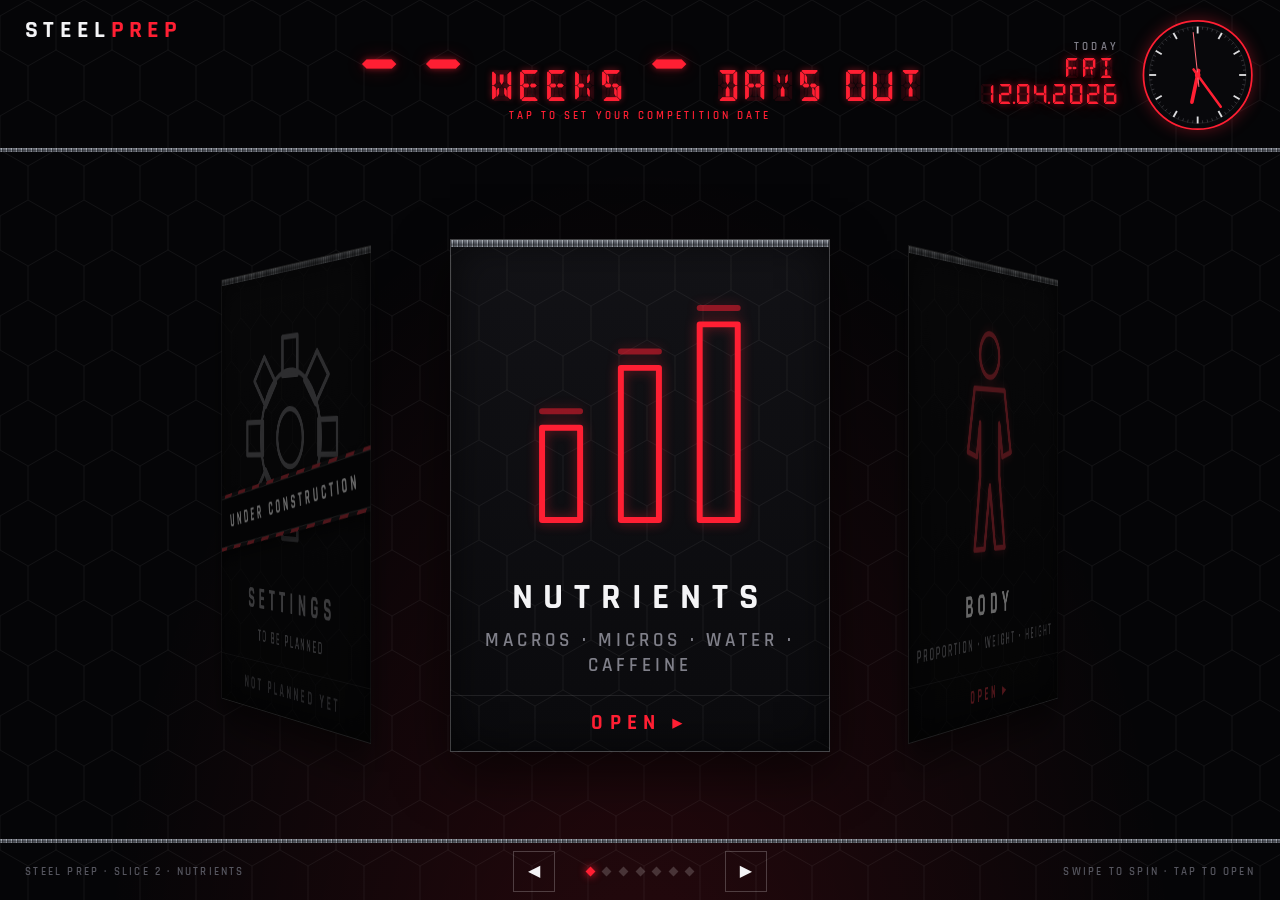
<file: index.html>
<!DOCTYPE html>
<html lang="en">
<head>
<meta charset="utf-8">
<meta name="viewport" content="width=device-width, initial-scale=1">
<title>Steel Prep</title>
<link rel="stylesheet" href="css/lcd-fonts.css">
<link rel="stylesheet" href="css/app.css">
</head>
<body>
<div id="orient">LANDSCAPE LAYOUT IS THE TARGET — ROTATE OR OPEN FULL SCREEN</div>

<!-- ============================ MENU ============================ -->
<section id="screen-menu" class="screen active">
  <div class="menu-top">
    <div class="brand"><div class="mark">STEEL<b>PREP</b></div></div>
    <div class="cd-wrap">
      <div class="cd" id="cd" title="Tap to set the competition date"></div>
      <div class="cd-sub" id="cdSub"></div>
      <input type="date" id="cdDate">
    </div>
    <div class="clockside">
      <div class="datebox"><div class="lbl">TODAY</div><div id="dateLcd"></div></div>
      <svg class="clock" id="clock" viewBox="0 0 100 100"></svg>
    </div>
  </div>
  <div class="stage" id="stage">
    <div class="drum" id="drum"></div>
  </div>
  <div class="bar menu-bottom">
    <span class="ver">STEEL PREP · SLICE 2 · NUTRIENTS</span>
    <button class="arrow" id="prev" aria-label="previous">◀</button>
    <div class="dots" id="dots"></div>
    <button class="arrow" id="next" aria-label="next">▶</button>
    <span class="hint">SWIPE TO SPIN · TAP TO OPEN</span>
  </div>
</section>

<!-- ============================ NUTRIENTS ============================ -->
<section id="screen-nutrients" class="screen">
  <header class="bar n-head">
    <button class="back" data-go="menu">◀ MENU</button>
    <div class="brand"><div class="mark">STEEL<b>PREP</b></div><div class="tab">/ NUTRIENTS</div></div>
    <div class="daynav">
      <button class="arrow sm" id="dayPrev" aria-label="previous day">◀</button>
      <div class="daylcd" id="dayLcd" title="Tap to pick a day"></div>
      <button class="arrow sm" id="dayNext" aria-label="next day">▶</button>
      <button class="btn sm" id="dayToday" hidden>TODAY</button>
      <input type="date" id="dayPick">
    </div>
    <div class="daystate" id="dayState"></div>
  </header>
  <main id="bars"></main>
  <aside id="daylog">
    <div class="log-head"><span>DAY LOG</span><span id="logSum"></span></div>
    <div class="log-list" id="logList"></div>
  </aside>
  <footer class="bar n-foot">
    <button class="btn primary" id="logFoodBtn">+ LOG FOOD</button>
    <button class="btn" id="waterBtn">WATER</button>
    <button class="btn" id="caffeineBtn">CAFFEINE</button>
    <span class="hint" style="margin-left:auto">TAP A LOG ROW TO EDIT IT</span>
    <button class="btn" id="targetsBtn">TARGETS</button>
  </footer>
</section>

<!-- ============================ WORKOUTS ============================ -->
<section id="screen-workouts" class="screen">
  <header class="bar n-head">
    <button class="back" data-go="menu">◀ MENU</button>
    <div class="brand"><div class="mark">STEEL<b>PREP</b></div><div class="tab">/ WORKOUTS</div></div>
    <div class="seg wk-tabs" id="wkTabs"><button class="on" data-tab="split">SPLIT</button><button data-tab="form">FORM TRACKING</button></div>
    <div class="daynav" id="wkNav">
      <button class="arrow sm" id="wkPrev" aria-label="previous week">◀</button>
      <div class="daylcd" id="wkLcd" title="Week shown"></div>
      <button class="arrow sm" id="wkNext" aria-label="next week">▶</button>
      <button class="btn sm" id="wkThis" hidden>THIS WEEK</button>
    </div>
  </header>
  <div class="wk-pane" id="wkSplit">
    <div class="deck-row">
      <button class="arrow sm" id="deckPrev" aria-label="previous split">◀</button>
      <div class="deck" id="deck"></div>
      <button class="arrow sm" id="deckNext" aria-label="next split">▶</button>
      <div class="deck-hint">THE FRONT CARD IS YOUR ACTIVE SPLIT<br>TAP IT TO FLIP · SWIPE OR USE THE ARROWS FOR THE NEXT ONE<br>THE PLAN BELOW REPEATS EVERY WEEK</div>
    </div>
    <div class="week" id="week"></div>
  </div>
  <div class="wk-pane uc-pane" id="wkForm" hidden>
    <div class="uc-sign still"><div>UNDER CONSTRUCTION</div></div>
    <div class="note">FORM TRACKING · TO BE PLANNED</div>
  </div>
</section>

<!-- ============================ BODY ============================ -->
<section id="screen-body" class="screen">
  <header class="bar">
    <button class="back" data-go="menu">◀ MENU</button>
    <div class="brand"><div class="mark">STEEL<b>PREP</b></div><div class="tab">/ BODY</div></div>
    <div class="topcenter">
      <div class="toplcd"><div class="lbl">BMI</div><div class="lcd xl" id="bmi"><span class="ghost">88.8</span><span class="val">26.1</span></div></div>
      <div class="toplcd"><div class="lbl">BMR<small>KATCH-McARDLE</small></div><div class="lcd xl" id="bmr"><span class="ghost">8888</span><span class="val">1891</span></div><span class="unit">KCAL</span></div>
    </div>
    <div class="stamp" id="stamp"></div>
  </header>

  <aside id="stats">
    <div class="readout"><div class="lbl">GENDER</div><div class="row"><div class="lcd l l14"><span class="ghost">~</span><span class="val">M</span></div><span class="unit">MALE</span></div></div>
    <div class="readout"><div class="lbl">HEIGHT</div><div class="row"><div class="lcd l"><span class="ghost">8</span><span class="val">5</span></div><span class="unit">FT</span><div class="lcd l"><span class="ghost">88</span><span class="val">11</span></div><span class="unit">IN</span></div></div>
    <div class="readout"><div class="lbl">BODY FAT</div><div class="row"><div class="lcd l"><span class="ghost">88.8</span><span class="val">19.4</span></div><span class="unit">%</span></div><div class="sub">INBODY <b>10.09.2026</b></div></div>
    <div class="readout"><div class="lbl">MUSCLE MASS</div>
      <div class="row"><div class="lcd m"><span class="ghost">888.8</span><span class="val">&nbsp;87.7</span></div><span class="unit">LB SMM</span></div>
      <div class="row"><div class="lcd m"><span class="ghost">888.8</span><span class="val">155.2</span></div><span class="unit">LB FFM</span></div>
    </div>
    <div class="readout"><div class="lbl">WEIGHT</div><div class="row"><div class="lcd l"><span class="ghost">888.8</span><span class="val">187.0</span></div><span class="unit">LB</span></div><div class="sub">7-DAY AVG <b>188.2</b> · <b>10.26.2026</b></div></div>
  </aside>

  <main id="viewport">
    <canvas id="gl"></canvas>
    <svg class="rings" id="rings" viewBox="0 0 100 100"></svg>
    <div class="scan"></div>
    <div class="corner tl"></div><div class="corner tr"></div><div class="corner bl"></div><div class="corner br"></div>
    <div class="hudtxt tl" id="hudSrc"></div>
    <div class="hudtxt tr" id="modelInfo">MODEL · <b>LOADING</b><br>Z-ANATOMY · <i>CC BY-SA 4.0</i></div>
    <div class="hudtxt bl">ROT <b id="rot">000°</b><br>SPIN <b id="spinlbl">ON</b></div>
    <div class="hudtxt br">POSE · <b id="poselbl">A-POSE</b><br>LOOK · <b id="looklbl">HOLO</b></div>
  </main>

  <aside id="editor">
    <div class="ed-head">
      <div class="ed-title">PROPORTION <span>INCHES</span></div>
      <div class="segs">
        <div class="seg" id="setSeg"><button class="on" data-set="relaxed">RELAXED</button><button data-set="flexed">FLEXED</button></div>
        <div class="seg" id="modeSeg"><button class="on" data-mode="tape">TAPE</button><button data-mode="muscle">MUSCLE</button></div>
      </div>
    </div>
    <div class="ed-list" id="list"></div>
  </aside>

  <footer class="bar">
    <div class="ctl"><span class="lbl">POSE</span><div class="seg" id="poseSeg"><button class="on" data-pose="A">A-POSE</button><button data-pose="T">T-POSE</button></div></div>
    <div class="ctl"><span class="lbl">LOOK</span><div class="seg" id="lookSeg"><button class="on" data-look="holo">HOLO</button><button data-look="solid">SOLID</button></div></div>
    <div class="ctl"><span class="lbl">SPIN</span><div class="seg" id="spinSeg"><button class="on" data-spin="1">ON</button><button data-spin="0">OFF</button></div></div>
    <span class="hint" style="margin-left:auto">DRAG MODEL TO ROTATE</span>
    <button class="btn" id="photosBtn">PHOTOS</button>
    <button class="btn" id="histBtn">HISTORY</button>
    <button class="btn primary" id="saveBtn">SAVE MEASUREMENTS</button>
  </footer>
</section>

<div class="drawer" id="histDrawer">
  <h3>MEASUREMENT HISTORY <button data-close="histDrawer">CLOSE ✕</button></h3>
  <div id="hist"></div>
  <div class="note">EVERY SAVE IS KEPT AS A DATED VERSION. TAP ONE TO VIEW IT ON THE MODEL (BUILD STEP).</div>
</div>
<div class="drawer" id="photoDrawer">
  <h3>PROGRESS PHOTOS · TODAY <button data-close="photoDrawer">CLOSE ✕</button></h3>
  <div class="slots">
    <label class="slot"><span class="pose">FRONT</span><span class="plus">+</span><input type="file" accept="image/*" capture="environment"></label>
    <label class="slot"><span class="pose">SIDE</span><span class="plus">+</span><input type="file" accept="image/*" capture="environment"></label>
    <label class="slot"><span class="pose">BACK</span><span class="plus">+</span><input type="file" accept="image/*" capture="environment"></label>
  </div>
  <div class="note">EACH PHOTO IS STAMPED WITH POSE + DATE + TIME. THIS PREVIEW SHOWS THE PICKED IMAGE BUT DOES NOT STORE IT.</div>
</div>
<!-- ============================ NUTRIENTS SHEETS — panels that slide over the screen ============================ -->
<div id="scrim"></div>
<div class="sheet" id="catalogSheet">
  <div class="sheet-head"><h3>FOOD CATALOG <span id="catalogCount"></span></h3><button data-close="catalogSheet">CLOSE ✕</button></div>
  <div class="sheet-tools">
    <input class="field" id="foodSearch" type="search" placeholder="SEARCH BY NAME OR BRAND" autocomplete="off">
    <input class="field num" id="barcodeBox" inputmode="numeric" placeholder="BARCODE #" autocomplete="off">
    <button class="btn" id="barcodeGo">FIND</button>
    <button class="btn" id="newFoodBtn">+ NEW FOOD</button>
  </div>
  <div class="sheet-body" id="foodList"></div>
</div>

<div class="sheet compact" id="amountSheet">
  <div class="sheet-head"><h3 id="amountTitle">LOG</h3><button data-close="amountSheet">CLOSE ✕</button></div>
  <div class="sheet-body">
    <div class="amount-row">
      <input class="field num big" id="amountIn" type="number" inputmode="decimal" min="0" step="any">
      <div class="seg" id="unitSeg"></div>
    </div>
    <div class="preview" id="amountPreview"></div>
  </div>
  <div class="sheet-actions">
    <button class="btn danger" id="amountDelete" hidden>DELETE</button>
    <button class="btn primary" id="amountSave">ADD TO LOG</button>
  </div>
</div>

<div class="sheet" id="foodSheet">
  <div class="sheet-head"><h3 id="foodTitle">NEW FOOD</h3><button data-close="foodSheet">CLOSE ✕</button></div>
  <div class="sheet-body" id="foodForm"></div>
  <div class="sheet-actions">
    <button class="btn danger" id="fDelete" hidden>DELETE FOOD</button>
    <button class="btn primary" id="fSave">SAVE FOOD</button>
  </div>
</div>

<div class="sheet" id="targetsSheet">
  <div class="sheet-head"><h3>TARGETS <span>TOO HIGH TURNS RED AT ONCE · TOO LITTLE ONLY AFTER THE DAY ENDS · BLANK = NO LINE</span></h3><button data-close="targetsSheet">CLOSE ✕</button></div>
  <div class="sheet-body" id="targetsList"></div>
  <div class="sheet-actions">
    <button class="btn" id="targetsReset" style="margin-right:auto">RESET TO DEFAULTS</button>
    <button class="btn primary" id="targetsSave">SAVE TARGETS</button>
  </div>
</div>

<div class="sheet compact" id="waterSheet">
  <div class="sheet-head"><h3>WATER <span>FLUID OUNCES</span></h3><button data-close="waterSheet">CLOSE ✕</button></div>
  <div class="sheet-body">
    <div class="quick" id="waterQuick"><button class="btn" data-oz="8">8 OZ</button><button class="btn" data-oz="16">16 OZ</button><button class="btn" data-oz="32">32 OZ</button></div>
    <div class="amount-row"><input class="field num" id="waterCustom" type="number" inputmode="decimal" min="0" step="any" placeholder="CUSTOM OZ"><button class="btn primary" id="waterAdd">ADD</button></div>
  </div>
</div>

<!-- Workouts: one day of the planner -->
<div class="sheet" id="daySheet">
  <div class="sheet-head"><h3 id="dayTitle">DAY</h3><button data-close="daySheet">CLOSE ✕</button></div>
  <div class="sheet-body day-body">
    <div class="day-moves">
      <div class="ngrp"><span>MOVEMENTS</span><em id="dayMode"></em></div>
      <div id="dayMoves"></div>
    </div>
    <div class="day-notes">
      <div class="ngrp"><span>NOTES</span><em>ONE LINE PER ROW</em></div>
      <div id="dayNotes"></div>
      <button class="btn sm" id="dayAddNote">+ ADD NOTE</button>
    </div>
  </div>
  <div class="sheet-actions">
    <button class="btn danger" id="dayUnmark" hidden>UNMARK COMPLETED</button>
    <button class="btn" id="dayStart" hidden>START WORKOUT</button>
    <button class="btn primary" id="dayComplete" hidden>MARK COMPLETED</button>
  </div>
</div>
<div class="ask" id="ask"><div class="ask-box"><div class="ask-q" id="askQ"></div><div class="ask-btns"><button class="btn" id="askNo">NO</button><button class="btn primary" id="askYes">YES</button></div></div></div>

<div class="sheet compact" id="caffeineSheet">
  <div class="sheet-head"><h3>CAFFEINE <span>MAX 200 MG · NONE AFTER 1 PM</span></h3><button data-close="caffeineSheet">CLOSE ✕</button></div>
  <div class="sheet-body">
    <div class="quick" id="caffeineQuick"></div>
    <button class="btn sm" id="sourcesEdit">EDIT SOURCES</button>
    <div id="sourcesList" hidden></div>
  </div>
</div>

<div id="toast"></div>

<script type="module" src="js/app.js"></script>
</body>
</html>
</file>
<file: css/lcd-fonts.css>
/* LCD fonts (DSEG by Keshikan, SIL Open Font License) embedded as data so nothing else is needed */
@font-face{font-family:'DSEG7';src:url([data-uri]) format('woff2');font-weight:700;font-display:block}
@font-face{font-family:'DSEG14';src:url([data-uri]) format('woff2');font-weight:700;font-display:block}
</file>
<file: css/app.css>
/* ============================================================
   STEEL PREP — styles for every screen
   Three screens (MENU, NUTRIENTS, BODY) are <section class="screen">
   blocks that are shown/hidden; nothing ever reloads. Sizes scale with
   screen height so a 400-px-tall phone in landscape and a PC both fit.
   ============================================================ */

/* UI font: Rajdhani (SIL Open Font License), shipped in /fonts so the app needs no internet for it */
@font-face{font-family:'Rajdhani';src:url(../fonts/rajdhani-latin-500-normal.woff2) format('woff2');font-weight:500;font-display:swap}
@font-face{font-family:'Rajdhani';src:url(../fonts/rajdhani-latin-600-normal.woff2) format('woff2');font-weight:600;font-display:swap}
@font-face{font-family:'Rajdhani';src:url(../fonts/rajdhani-latin-700-normal.woff2) format('woff2');font-weight:700;font-display:swap}

:root{
  --bg:#050507;
  --panel:#09090c;
  --line:rgba(255,255,255,.09);
  --line-strong:rgba(255,255,255,.22);
  --red:#ff1f33;
  --red-soft:rgba(255,31,51,.55);
  --red-dim:rgba(255,31,51,.18);
  --white:#f4f4f6;
  --dim:#80808a;
  --steel-a:#5c6069; --steel-b:#9aa0a8; --steel-c:#3a3d44;
  --ui:'Rajdhani','Segoe UI',system-ui,sans-serif;
  --lcd:'DSEG7',monospace;
  --lcd14:'DSEG14',monospace;
  /* everything scales with screen height so a phone in landscape (~400px tall) and a PC both fit */
  --bar-h:clamp(38px,8.5vh,58px);
  --lcd-xxl:clamp(26px,9vh,74px);
  --lcd-xl:clamp(17px,4.6vh,38px);
  --lcd-l:clamp(14px,3.9vh,30px);
  --lcd-m:clamp(11px,2.9vh,20px);
  --lcd-s:clamp(10px,2.4vh,15px);
  --t-xl:clamp(14px,3.4vh,24px);
  --t-l:clamp(11px,2.4vh,16px);
  --t-m:clamp(9px,2.0vh,13px);
  --t-s:clamp(8px,1.7vh,11px);
  --pad:clamp(6px,1.4vh,14px);
  --nbar-h:clamp(20px,5.4vh,34px);
  /* brushed steel: fine vertical streaks + a vertical sheen; the dark version is the nutrient bar track */
  --steel-grad:linear-gradient(180deg,rgba(255,255,255,.22),rgba(255,255,255,0) 35%,rgba(0,0,0,.35) 70%,rgba(255,255,255,.08)),repeating-linear-gradient(90deg,var(--steel-a) 0 1px,var(--steel-b) 1px 2px,var(--steel-c) 2px 3px,var(--steel-a) 3px 5px);
  --steel-dark:linear-gradient(180deg,rgba(0,0,0,.6),rgba(0,0,0,.2) 45%,rgba(0,0,0,.65)),repeating-linear-gradient(90deg,#2b2d33 0 1px,#3d4047 1px 2px,#1d1f23 2px 3px,#2b2d33 3px 5px);
  /* hex-cell backdrop, drawn as a tiny repeating SVG tile */
  --hex:url("data:image/svg+xml,%3Csvg xmlns='http://www.w3.org/2000/svg' width='56' height='100' viewBox='0 0 56 100'%3E%3Cpath d='M28 66L0 50L0 16L28 0L56 16L56 50ZM28 66L28 100' fill='none' stroke='rgba(255,255,255,0.055)' stroke-width='1'/%3E%3C/svg%3E");
}
*{box-sizing:border-box;margin:0;padding:0}
[hidden]{display:none!important}   /* an element's hidden attribute wins over any display rule above */
html,body{height:100%;background:var(--bg);color:var(--white);font-family:var(--ui);overflow:hidden;-webkit-user-select:none;user-select:none;-webkit-tap-highlight-color:transparent}
button{font-family:var(--ui)}

.screen{position:fixed;inset:0;display:none}
.screen.active{display:block}

/* ---------- shared LCD readout ---------- */
.lcd{position:relative;display:inline-block;font-family:var(--lcd);font-weight:700;color:var(--red);line-height:1;text-shadow:0 0 6px rgba(255,31,51,.55),0 0 18px rgba(255,31,51,.25);letter-spacing:.06em;white-space:nowrap}
.lcd .ghost{position:absolute;left:0;top:0;color:rgba(255,31,51,.11);text-shadow:none;pointer-events:none}
.lcd .val{position:relative}
.lcd.l14{font-family:var(--lcd14)}
.lcd.xxl{font-size:var(--lcd-xxl)}
.lcd.xl{font-size:var(--lcd-xl)}
.lcd.l{font-size:var(--lcd-l)}
.lcd.m{font-size:var(--lcd-m)}
.lcd.s{font-size:var(--lcd-s)}
.unit{font-family:var(--ui);font-weight:600;font-size:var(--t-s);letter-spacing:.2em;color:var(--dim);margin-left:.35em}

/* ---------- shared bars/buttons ---------- */
.bar{display:flex;align-items:center;gap:var(--pad);padding:0 var(--pad);height:var(--bar-h)}
.brand{display:flex;align-items:baseline;gap:.5em;white-space:nowrap}
.brand .mark{font-weight:700;letter-spacing:.22em;font-size:var(--t-l);color:var(--white)}
.brand .mark b{color:var(--red)}
.brand .tab{font-weight:600;letter-spacing:.3em;font-size:var(--t-s);color:var(--dim)}
.back{font-size:var(--t-m);letter-spacing:.15em;color:var(--dim);border:1px solid var(--line);padding:.25em .6em;cursor:pointer;background:none;white-space:nowrap}
.back:hover{color:var(--white);border-color:var(--line-strong)}
.btn{background:transparent;border:1px solid var(--line-strong);color:var(--white);font:700 var(--t-s) var(--ui);letter-spacing:.25em;padding:.5em 1em;cursor:pointer;white-space:nowrap}
.btn:hover{border-color:var(--white)}
.btn.primary{background:var(--red);border-color:var(--red);color:#0a0a0c;box-shadow:0 0 18px rgba(255,31,51,.35)}
.btn.primary:hover{background:#ff3a4c}
.seg{display:flex;border:1px solid var(--line-strong)}
.seg button{flex:1;background:transparent;border:0;color:var(--dim);font:600 var(--t-s) var(--ui);letter-spacing:.22em;padding:.45em .5em;cursor:pointer;white-space:nowrap}
.seg button.on{background:var(--red);color:#0a0a0c}
.ctl{display:flex;align-items:center;gap:.6em}
.ctl .lbl{font-size:var(--t-s);letter-spacing:.25em;color:var(--dim);font-weight:600}
.hint{font-size:var(--t-s);letter-spacing:.2em;color:#55555e;font-weight:600;white-space:nowrap}

/* brushed steel rail: fine vertical streaks + a vertical sheen */
.steel{background:var(--steel-grad)}

/* ============================================================
   MENU SCREEN
   ============================================================ */
#screen-menu{display:none;grid-template-rows:auto 1fr var(--bar-h);background:var(--hex),radial-gradient(ellipse at 50% 120%,rgba(255,31,51,.14),transparent 60%),var(--bg)}
#screen-menu.active{display:grid}
.menu-top{display:grid;grid-template-columns:1fr auto 1fr;align-items:center;padding:calc(var(--pad)*1.2) calc(var(--pad)*2) var(--pad);border-bottom:1px solid var(--line);position:relative}
.menu-top:after,.menu-bottom:before{content:"";position:absolute;left:0;right:0;height:4px;background:var(--steel-grad)}
.menu-top:after{bottom:-4px}
.menu-bottom:before{top:-4px}
.rail{height:4px;width:100%}
.menu-top .brand{align-self:start}
.menu-top .brand .mark{font-size:var(--t-xl)}
.cd{display:flex;align-items:baseline;gap:.35em;cursor:pointer;justify-content:center;flex-wrap:nowrap}
.cd .lcdw{font-family:var(--lcd14);font-weight:700;color:var(--red);font-size:calc(var(--lcd-xxl)*.42);position:relative;text-shadow:0 0 6px rgba(255,31,51,.5);margin:0 .2em;letter-spacing:.08em}
.cd .lcdw .ghost{position:absolute;left:0;top:0;color:rgba(255,31,51,.11);text-shadow:none}
.cd .lcdw .val{position:relative}
.cd-sub{text-align:center;font-size:var(--t-s);letter-spacing:.28em;color:var(--dim);font-weight:600;margin-top:.5em}
.cd-sub b{color:var(--white);font-weight:600}
.cd-sub i{font-style:normal;color:var(--red)}
.cd-wrap{text-align:center}
.cd-wrap input[type=date]{position:absolute;opacity:0;pointer-events:none;width:1px;height:1px}
.clockside{display:flex;align-items:center;justify-content:flex-end;gap:calc(var(--pad)*1.6)}
.datebox{text-align:right}
.datebox .lbl{font-size:var(--t-s);letter-spacing:.3em;color:var(--dim);font-weight:600;margin-bottom:.3em}
.clock{width:clamp(54px,15vh,120px);height:clamp(54px,15vh,120px);filter:drop-shadow(0 0 8px rgba(255,31,51,.35))}

.stage{position:relative;perspective:1500px;perspective-origin:50% 45%;overflow:hidden;touch-action:pan-y;cursor:grab}
.stage.dragging{cursor:grabbing}
.drum{position:absolute;left:50%;top:50%;width:0;height:0;transform-style:preserve-3d;transform:rotateY(var(--rot,0deg));transition:transform .45s cubic-bezier(.2,.8,.2,1)}
.drum.nosnap{transition:none}
.card{position:absolute;left:0;top:0;width:var(--cw);height:var(--ch);margin-left:calc(var(--cw)/-2);margin-top:calc(var(--ch)/-2);
  transform:rotateY(calc(var(--i)*var(--step,72deg))) translateZ(var(--R));backface-visibility:hidden;-webkit-backface-visibility:hidden;
  background:var(--hex),linear-gradient(180deg,#121216,#0a0a0d);border:1px solid var(--line-strong);display:flex;flex-direction:column;align-items:center;
  box-shadow:0 20px 50px rgba(0,0,0,.6),inset 0 0 40px rgba(0,0,0,.6);transition:filter .3s,opacity .3s;cursor:pointer;overflow:hidden}
.card .top{width:100%;height:7px}
.card .ico{flex:1;display:flex;align-items:center;justify-content:center;width:100%;padding:8% 14% 0}
.card .ico svg{width:100%;height:100%;max-height:100%;stroke:var(--red);fill:none;stroke-width:2.2;stroke-linecap:round;stroke-linejoin:round;filter:drop-shadow(0 0 6px rgba(255,31,51,.45))}
.card .name{font-weight:700;letter-spacing:.3em;font-size:calc(var(--ch)*.07);color:var(--white);margin-top:.2em}
.card .sub{font-weight:600;letter-spacing:.2em;font-size:calc(var(--ch)*.038);color:var(--dim);margin:.4em 0 .9em;text-align:center;padding:0 .6em}
.card .open{font-weight:700;letter-spacing:.3em;font-size:calc(var(--ch)*.04);color:var(--red);border-top:1px solid var(--line);width:100%;text-align:center;padding:.7em 0}
.card.side{filter:brightness(.42) saturate(.6)}
.card.uc .ico svg{stroke:#6a6a72;filter:none}
.card.uc .name{color:#8a8a92}
.card.uc .open{color:#55555e}
.uc-sign{position:absolute;left:-12%;right:-12%;top:46%;transform:rotate(-9deg);background:repeating-linear-gradient(135deg,#1a1a1f 0 14px,var(--red) 14px 28px);padding:4px;box-shadow:0 8px 24px rgba(0,0,0,.6)}
.uc-sign div{background:#0a0a0d;color:var(--white);font-weight:700;letter-spacing:.3em;font-size:calc(var(--ch)*.045);text-align:center;padding:.6em .3em;border:1px solid var(--line-strong)}
.card.shake{animation:shake .4s}
@keyframes shake{0%,100%{transform:rotateY(calc(var(--i)*var(--step,72deg))) translateZ(var(--R)) translateX(0)}25%{transform:rotateY(calc(var(--i)*var(--step,72deg))) translateZ(var(--R)) translateX(-8px)}75%{transform:rotateY(calc(var(--i)*var(--step,72deg))) translateZ(var(--R)) translateX(8px)}}
.menu-bottom{border-top:1px solid var(--line);justify-content:center;position:relative}
.arrow{background:none;border:1px solid var(--line-strong);color:var(--white);font-size:var(--t-l);width:calc(var(--bar-h)*.72);height:calc(var(--bar-h)*.72);cursor:pointer;display:flex;align-items:center;justify-content:center}
.arrow:hover{border-color:var(--red);color:var(--red)}
.dots{display:flex;gap:.6em;margin:0 1.2em}
.dots i{width:7px;height:7px;background:rgba(255,255,255,.18);transform:rotate(45deg);display:block}
.dots i.on{background:var(--red);box-shadow:0 0 8px var(--red)}
.menu-bottom .hint{position:absolute;right:calc(var(--pad)*2)}
.menu-bottom .ver{position:absolute;left:calc(var(--pad)*2);font-size:var(--t-s);letter-spacing:.2em;color:#55555e;font-weight:600}

/* ============================================================
   NUTRIENTS SCREEN — bars on the left, the day's log on the right
   ============================================================ */
#screen-nutrients{display:none;grid-template-columns:1fr minmax(230px,34%);grid-template-rows:var(--bar-h) 1fr var(--bar-h);grid-template-areas:"top top" "bars log" "bottom bottom";background:var(--hex),var(--bg)}
#screen-nutrients.active{display:grid}
.n-head{grid-area:top;position:relative;border-bottom:1px solid var(--line);background:linear-gradient(180deg,rgba(255,255,255,.03),transparent);z-index:2}
.n-foot{grid-area:bottom;position:relative;border-top:1px solid var(--line);background:linear-gradient(0deg,rgba(255,255,255,.03),transparent);z-index:2}
.n-head:after,.n-foot:before{content:"";position:absolute;left:0;right:0;height:4px;background:var(--steel-grad)}
.n-head:after{bottom:-4px}
.n-foot:before{top:-4px}
.daynav{display:flex;align-items:center;gap:.6em;margin:0 auto;position:relative}
.daylcd{cursor:pointer;display:flex;align-items:baseline;padding:0 .2em}
.daynav input[type=date]{position:absolute;opacity:0;pointer-events:none;width:1px;height:1px}
.arrow.sm{width:calc(var(--bar-h)*.58);height:calc(var(--bar-h)*.58);font-size:var(--t-m)}
.daystate{font-size:var(--t-s);letter-spacing:.2em;color:var(--dim);font-weight:600;text-align:right;white-space:nowrap}
.daystate b{color:var(--white);font-weight:600}

/* the bars: white glossy fill on a dark steel track; red when out of range */
#bars{grid-area:bars;overflow:auto;min-height:0;padding:var(--pad) calc(var(--pad)*2) calc(var(--pad)*1.5);scrollbar-width:thin;scrollbar-color:rgba(255,255,255,.18) transparent}
.ngrp{font-size:var(--t-s);letter-spacing:.3em;color:#55555e;font-weight:700;padding:1em 0 .35em;display:flex;justify-content:space-between;gap:1em}
.ngrp em{font-style:normal;letter-spacing:.12em;font-weight:600;color:#45454d;text-align:right}
#bars .ngrp:first-child{padding-top:.2em}
.nbar{margin:.3em 0}
.nbar .track{position:relative;height:var(--nbar-h);border:1px solid var(--line-strong);background:var(--steel-dark);box-shadow:inset 0 2px 5px rgba(0,0,0,.75),inset 0 -1px 0 rgba(255,255,255,.05);overflow:hidden}
.nbar .fill{position:absolute;left:0;top:0;bottom:0;width:0;background:linear-gradient(180deg,#ffffff 0%,#f3f3f6 42%,#cfcfd6 50%,#ebebef 100%);box-shadow:inset 0 1px 0 #fff,inset 0 -2px 3px rgba(0,0,0,.22),2px 0 8px rgba(255,255,255,.18);transition:width .35s cubic-bezier(.2,.8,.2,1)}
.nbar.red .fill{background:linear-gradient(180deg,#ff8a93 0%,#ff2d40 42%,#c40f24 50%,#ff3a4c 100%);box-shadow:inset 0 1px 0 rgba(255,255,255,.6),inset 0 -2px 3px rgba(0,0,0,.35),0 0 14px rgba(255,31,51,.45)}
.nbar.red .track{border-color:var(--red-soft);box-shadow:inset 0 2px 5px rgba(0,0,0,.75),0 0 10px rgba(255,31,51,.22)}   /* so an empty "too little" bar still reads red */
.nbar.red .txt .num{color:var(--red)}
.nbar .txt{position:absolute;inset:0;display:flex;justify-content:space-between;align-items:center;padding:0 .8em;font-size:var(--t-m);font-weight:700;letter-spacing:.18em;color:var(--white);white-space:nowrap;pointer-events:none}
.nbar .txt .nm{letter-spacing:.26em}
.nbar .txt.over{color:#0a0a0c;clip-path:inset(0 100% 0 0)}   /* the same text in dark, shown only over the fill */
.nbar .flag{font-style:normal;color:var(--red);letter-spacing:.14em}
.nbar .txt.over .flag{color:#5a0010}

/* the day's log */
#daylog{grid-area:log;display:flex;flex-direction:column;min-height:0;border-left:1px solid var(--line);background:linear-gradient(270deg,rgba(255,255,255,.02),transparent)}
.log-head{display:flex;justify-content:space-between;align-items:baseline;gap:.6em;padding:calc(var(--pad)*.9) var(--pad);border-bottom:1px solid var(--line);font-size:var(--t-s);letter-spacing:.3em;font-weight:700;color:var(--white)}
.log-head span:last-child{color:var(--dim);font-weight:600;letter-spacing:.15em;text-align:right}
.log-list{flex:1;overflow:auto;scrollbar-width:thin;scrollbar-color:rgba(255,255,255,.18) transparent}
.lrow{display:grid;grid-template-columns:auto 1fr auto;grid-template-areas:"time name kcal" "time mac mac";column-gap:.8em;row-gap:.1em;align-items:center;padding:.5em var(--pad);border-bottom:1px solid var(--line);cursor:pointer;font-size:var(--t-m);letter-spacing:.1em}
.lrow.one{grid-template-areas:"time name name"}
.lrow:hover{background:rgba(255,255,255,.03)}
.ltime{grid-area:time;font-family:var(--lcd);color:var(--red);font-size:var(--lcd-s);text-shadow:0 0 6px rgba(255,31,51,.5);white-space:nowrap}
.lname{grid-area:name;color:var(--white);font-weight:700;letter-spacing:.14em;text-transform:uppercase;min-width:0;overflow:hidden;text-overflow:ellipsis;white-space:nowrap}
.lname em{font-style:normal;color:var(--dim);font-weight:600;margin-left:.6em;letter-spacing:.1em}
.lkcal{grid-area:kcal;font-weight:700;color:var(--white);text-align:right;white-space:nowrap}
.lkcal small{color:var(--dim);font-size:.75em;letter-spacing:.2em;margin-left:.3em}
.lmac{grid-area:mac;color:var(--dim);font-size:var(--t-s);letter-spacing:.14em;font-weight:600}
.tag{display:inline-block;font-size:.72em;letter-spacing:.2em;color:var(--dim);border:1px solid var(--line-strong);padding:.1em .45em;margin-right:.6em;vertical-align:middle;line-height:1.3}
.late{font-style:normal;color:var(--red);font-size:.8em;letter-spacing:.2em;margin-left:.6em;font-weight:700}
#daylog .note{padding:var(--pad)}

/* sheets: panels that slide up over the screen; .compact is a small centered one over a dimmed screen */
#scrim{position:fixed;inset:0;background:rgba(0,0,0,.6);z-index:24;display:none}
#scrim.show{display:block}
.sheet{position:fixed;inset:0;z-index:25;background:var(--hex),#070709;display:flex;flex-direction:column;transform:translateY(100%);visibility:hidden;transition:transform .25s ease,visibility 0s linear .25s}
.sheet.open{transform:none;visibility:visible;transition:transform .25s ease,visibility 0s}
.sheet.compact{inset:auto;left:50%;top:50%;width:min(94vw,620px);max-height:92vh;transform:translate(-50%,-50%) translateY(24px);border:1px solid var(--line-strong);box-shadow:0 30px 80px rgba(0,0,0,.85)}
.sheet.compact.open{transform:translate(-50%,-50%)}
.sheet-head{display:flex;justify-content:space-between;align-items:center;gap:var(--pad);height:var(--bar-h);padding:0 calc(var(--pad)*2);border-bottom:1px solid var(--red-soft);flex:none}
.sheet-head h3{font-size:var(--t-m);letter-spacing:.3em;font-weight:700;white-space:nowrap;overflow:hidden;text-overflow:ellipsis;min-width:0}
.sheet-head h3 span{color:var(--dim);font-weight:600;font-size:var(--t-s);letter-spacing:.2em;margin-left:1em}
.sheet-head button{background:none;border:0;color:var(--dim);font:600 var(--t-s) var(--ui);letter-spacing:.2em;cursor:pointer;white-space:nowrap}
.sheet-head button:hover{color:var(--white)}
.sheet-tools{display:flex;gap:var(--pad);padding:var(--pad) calc(var(--pad)*2);border-bottom:1px solid var(--line);flex:none;flex-wrap:wrap;align-items:center}
.sheet-tools .field{flex:1 1 150px}
.sheet-body{flex:1;overflow:auto;padding:var(--pad) calc(var(--pad)*2);scrollbar-width:thin;scrollbar-color:rgba(255,255,255,.18) transparent;min-height:0}
.sheet-actions{display:flex;justify-content:flex-end;gap:var(--pad);padding:var(--pad) calc(var(--pad)*2);border-top:1px solid var(--line);flex:none}
.sheet-actions .danger{margin-right:auto}
.btn.danger{border-color:var(--red-soft);color:var(--red)}
.btn.sm{padding:.35em .7em;letter-spacing:.2em}
.field{background:rgba(255,255,255,.04);border:1px solid var(--line-strong);color:var(--white);font:600 var(--t-m) var(--ui);letter-spacing:.12em;padding:.45em .6em;outline:0;min-width:0;width:100%;border-radius:0}
.field:focus{border-color:var(--red)}
.field::placeholder{color:#55555e;font-family:var(--ui);letter-spacing:.2em;font-weight:600}
.field.num{font-family:var(--lcd);color:var(--red);text-align:right;letter-spacing:.06em;text-shadow:0 0 6px rgba(255,31,51,.45);-moz-appearance:textfield;appearance:textfield}
.field.num::-webkit-inner-spin-button,.field.num::-webkit-outer-spin-button{-webkit-appearance:none}
.field.num.big{font-size:var(--lcd-l);width:5.5em;flex:none}
input[type=search]::-webkit-search-cancel-button{-webkit-appearance:none}

/* catalog rows */
.frow{display:flex;align-items:center;gap:var(--pad);padding:.55em 0;border-bottom:1px solid var(--line);cursor:pointer}
.frow:hover{background:rgba(255,255,255,.03)}
.fmain{flex:1;min-width:0}
.fname{font-size:var(--t-m);letter-spacing:.2em;font-weight:700;color:var(--white);text-transform:uppercase;white-space:nowrap;overflow:hidden;text-overflow:ellipsis}
.fname em{font-style:normal;color:var(--dim);font-weight:600;margin-left:.6em;letter-spacing:.12em}
.fname .tag{margin:0 0 0 .6em}
.fmeta{font-size:var(--t-s);letter-spacing:.14em;color:var(--dim);font-weight:600;margin-top:.2em;white-space:nowrap;overflow:hidden;text-overflow:ellipsis}

/* amount, water, caffeine */
.amount-row{display:flex;align-items:center;gap:var(--pad);flex-wrap:wrap}
.amount-row .seg{flex:1;min-width:200px}
.amount-row .field{flex:1}
.preview{margin-top:.8em;font-size:var(--t-m);letter-spacing:.18em;color:var(--dim);font-weight:600;line-height:1.6}
.preview b{color:var(--white)}
.quick{display:flex;gap:var(--pad);flex-wrap:wrap;margin-bottom:var(--pad)}
.quick .btn b{color:var(--red);margin-left:.5em}
.srow{display:grid;grid-template-columns:1fr 5.5em auto auto;gap:var(--pad);align-items:center;padding:.3em 0}
#sourcesList{margin-top:var(--pad);border-top:1px solid var(--line);padding-top:var(--pad)}
#sourceAdd{margin-top:var(--pad)}

/* food form */
.fgrid{display:grid;grid-template-columns:repeat(auto-fill,minmax(150px,1fr));gap:calc(var(--pad)*.8) var(--pad);margin-bottom:.4em}
.fgrid.top{grid-template-columns:repeat(auto-fill,minmax(170px,1fr))}
.fld{display:flex;flex-direction:column;gap:.3em;min-width:0}
.fld.wide{grid-column:span 2}
.fld>span{font-size:var(--t-s);letter-spacing:.25em;color:var(--dim);font-weight:600;white-space:nowrap;overflow:hidden;text-overflow:ellipsis}
.fld>span em{font-style:normal;color:#55555e;letter-spacing:.12em}
#foodForm .ngrp{padding-top:1.2em}

/* targets */
.trow{display:grid;grid-template-columns:1fr 6em 6em 6em;gap:var(--pad);align-items:center;padding:.4em 0;border-bottom:1px solid var(--line)}
.trow.head{font-size:var(--t-s);letter-spacing:.3em;color:#55555e;font-weight:700;border-bottom-color:var(--line-strong)}
.trow.head span{text-align:right}
.tname{font-size:var(--t-m);letter-spacing:.22em;font-weight:700;color:var(--white);min-width:0}
.tname em{display:block;font-style:normal;color:#55555e;font-size:var(--t-s);letter-spacing:.12em;font-weight:600;margin-top:.15em}

/* ============================================================
   WORKOUTS SCREEN — flashcard splits on top, the weekly planner below
   ============================================================ */
#screen-workouts{display:none;grid-template-rows:var(--bar-h) 1fr;grid-template-areas:"top" "pane";background:var(--hex),var(--bg)}
#screen-workouts.active{display:grid}
.wk-tabs{margin-left:var(--pad)}
#wkNav{margin-left:auto}
.wk-pane{grid-area:pane;display:flex;flex-direction:column;min-height:0;min-width:0}
.uc-pane{align-items:center;justify-content:center;gap:1.5em}
.uc-sign.still{position:static;transform:rotate(-6deg);width:min(70vw,520px)}
.uc-sign.still div{font-size:var(--t-l)}
.deck-row{flex:none;display:flex;align-items:center;gap:var(--pad);padding:calc(var(--pad)*1.4) calc(var(--pad)*2) var(--pad)}
.deck{position:relative;height:clamp(80px,21vh,150px);width:clamp(240px,36vw,420px);perspective:900px;touch-action:pan-y;cursor:pointer;flex:none}
.fc{position:absolute;inset:0;transform-style:preserve-3d;transition:transform .4s cubic-bezier(.2,.8,.2,1),opacity .4s}
.fc.f1{transform:translate(9px,-8px) scale(.96);opacity:.5;pointer-events:none}
.fc.f2{transform:translate(18px,-16px) scale(.92);opacity:.25;pointer-events:none}
.fc.hid{transform:translate(26px,-22px) scale(.88);opacity:0;pointer-events:none}
.fc.f0.flipped{transform:rotateY(180deg)}
.fc .face{position:absolute;inset:0;backface-visibility:hidden;-webkit-backface-visibility:hidden;background:var(--hex),linear-gradient(180deg,#121216,#0a0a0d);border:1px solid var(--line-strong);display:flex;flex-direction:column;align-items:center;justify-content:center;gap:.4em;padding:.8em 1.2em .6em;box-shadow:0 14px 30px rgba(0,0,0,.6);overflow:hidden}
.fc .face.back{transform:rotateY(180deg)}
.fc .face .top{position:absolute;left:0;right:0;top:0;height:5px;background:var(--steel-grad)}
.fc .name{font-weight:700;letter-spacing:.28em;font-size:var(--t-l);color:var(--white);text-align:center;text-wrap:balance}
.fc .pattern{font-size:var(--t-s);letter-spacing:.16em;color:var(--dim);font-weight:600;text-align:center;line-height:1.6}
.fc .tag{font-size:var(--t-s);letter-spacing:.3em;color:var(--red);font-weight:700;min-height:1.2em}
.deck-hint{flex:1;font-size:var(--t-s);letter-spacing:.18em;color:#55555e;font-weight:600;line-height:1.7}

.week{flex:1;min-height:0;overflow:auto;display:grid;grid-template-columns:repeat(7,minmax(118px,1fr));gap:4px;padding:var(--pad) calc(var(--pad)*2) calc(var(--pad)*1.5);scrollbar-width:thin;scrollbar-color:rgba(255,255,255,.18) transparent}
.wd{display:flex;flex-direction:column;min-height:0;min-width:0;border:1px solid var(--line-strong);background:linear-gradient(180deg,rgba(255,255,255,.03),transparent 30%),rgba(9,9,12,.75);position:relative;overflow:hidden}
.wd.today{border-color:var(--red-soft);box-shadow:0 0 14px rgba(255,31,51,.18)}
.wd-head{border-bottom:1px solid var(--line-strong);padding:.45em .4em .35em;text-align:center;background:linear-gradient(180deg,rgba(255,255,255,.04),transparent)}
.wd-head .dn{font-weight:700;letter-spacing:.22em;font-size:var(--t-m);color:var(--white)}
.wd-head .dn .short{display:none}
.wd-head .dt{font-family:var(--lcd);color:var(--red);font-size:var(--lcd-s);margin-top:.2em;text-shadow:0 0 6px rgba(255,31,51,.45)}
.wd-head .lbl{font-size:var(--t-s);letter-spacing:.28em;color:var(--red);font-weight:700;margin-top:.3em;min-height:1.2em}
.wd-body{flex:1;overflow:auto;padding:.4em .5em;cursor:pointer;min-height:4em;scrollbar-width:thin}
.wd-body .mv{font-size:var(--t-s);letter-spacing:.1em;color:var(--white);font-weight:600;padding:.35em 0;border-bottom:1px solid var(--line);display:flex;justify-content:space-between;gap:.4em;text-transform:uppercase}
.wd-body .mv span{min-width:0;overflow:hidden;text-overflow:ellipsis;white-space:nowrap}
.wd-body .mv em{font-style:normal;color:var(--dim);white-space:nowrap}
.wd-body .mv.done{color:var(--dim);text-decoration:line-through}
.wd-body .rest{font-family:var(--lcd14);color:var(--red);font-size:var(--lcd-l);text-align:center;padding-top:1.1em;opacity:.75}
.wd-body .empty{font-size:var(--t-s);color:#55555e;letter-spacing:.15em;text-align:center;padding-top:1.4em;line-height:1.7}
.wd-foot{display:flex;gap:.3em;padding:.4em;border-top:1px solid var(--line)}
.wd-foot .btn{flex:1;padding:.45em .2em;letter-spacing:.12em;font-size:var(--t-s)}
.wd.done .wd-head,.wd.done .wd-body{opacity:.4;filter:grayscale(.7)}
.tape{position:absolute;left:-14%;right:-14%;top:44%;transform:rotate(-9deg);background:repeating-linear-gradient(135deg,#1a1a1f 0 12px,#8a8a92 12px 24px);padding:3px;box-shadow:0 8px 24px rgba(0,0,0,.6);pointer-events:none;z-index:2}
.tape div{background:#0a0a0d;color:var(--white);font-weight:700;letter-spacing:.3em;font-size:var(--t-s);text-align:center;padding:.55em .3em;border:1px solid var(--line-strong)}
@media (max-width:1000px){.wd-head .dn .long{display:none}.wd-head .dn .short{display:inline}}

/* the day sheet */
.day-body{display:grid;grid-template-columns:1.45fr 1fr;gap:calc(var(--pad)*2.5);align-content:start}
.day-moves,.day-notes{min-width:0}
.mrow{display:grid;grid-template-columns:1fr 4.2em 4.2em auto;gap:.5em;align-items:center;padding:.3em 0;border-bottom:1px solid var(--line)}
.mrow.add{border-bottom:0;padding-top:.6em}
.mrow.head{border-bottom-color:var(--line-strong);padding-bottom:.2em}
.mrow.head span{font-size:var(--t-s);letter-spacing:.25em;color:#55555e;font-weight:700}
.mblock{padding:.5em 0 .3em;border-bottom:1px solid var(--line)}
.mname{display:flex;justify-content:space-between;align-items:baseline;gap:1em;font-size:var(--t-m);letter-spacing:.2em;font-weight:700;color:var(--white);text-transform:uppercase;margin-bottom:.3em}
.mname .mstat{font-size:var(--t-s);letter-spacing:.2em;color:var(--dim);font-weight:600;white-space:nowrap}
.srow{display:grid;grid-template-columns:3.6em 5.4em 2.6em 4.2em 1fr auto;gap:.4em;align-items:center;padding:.2em 0}
.srow .sn,.srow .x{font-size:var(--t-s);letter-spacing:.2em;color:var(--dim);font-weight:600;white-space:nowrap}
.tick{width:1.9em;height:1.9em;border:1px solid var(--line-strong);background:transparent;color:#0a0a0c;font:700 var(--t-m) var(--ui);cursor:pointer}
.tick.on{background:var(--red);border-color:var(--red);box-shadow:0 0 10px rgba(255,31,51,.45)}
.tick:disabled{cursor:default;opacity:.7}
.mtools{display:flex;gap:.4em;padding:.4em 0 .1em}
.nrow{display:grid;grid-template-columns:1fr auto;gap:.5em;align-items:center;padding:.25em 0}
#dayAddNote{margin-top:var(--pad)}
.ask{position:fixed;inset:0;z-index:35;background:rgba(0,0,0,.68);display:none;align-items:center;justify-content:center;padding:var(--pad)}
.ask.show{display:flex}
.ask-box{background:#0a0a0c;border:1px solid var(--red);padding:calc(var(--pad)*2) calc(var(--pad)*3);box-shadow:0 0 34px rgba(255,31,51,.35);max-width:min(92vw,560px);text-align:center}
.ask-q{font-weight:700;letter-spacing:.25em;font-size:var(--t-l);line-height:1.6;margin-bottom:1.1em;text-wrap:balance}
.ask-btns{display:flex;gap:var(--pad);justify-content:center}

/* ============================================================
   BODY SCREEN — the HUD (black / red / white, no steel)
   ============================================================ */
#screen-body{display:none;grid-template-columns:minmax(150px,21%) 1fr minmax(210px,31%);grid-template-rows:var(--bar-h) 1fr var(--bar-h);
  grid-template-areas:"top top top" "stats model editor" "bottom bottom bottom";
  background:radial-gradient(ellipse at 50% 55%,rgba(255,31,51,.07),transparent 55%),repeating-linear-gradient(0deg,transparent 0 3px,rgba(255,255,255,.012) 3px 4px),var(--bg)}
#screen-body.active{display:grid}
#screen-body header{grid-area:top;border-bottom:1px solid var(--line);background:linear-gradient(180deg,rgba(255,255,255,.03),transparent)}
#screen-body footer{grid-area:bottom;border-top:1px solid var(--line);background:linear-gradient(0deg,rgba(255,255,255,.03),transparent)}
#stats{grid-area:stats}
#viewport{grid-area:model}
#editor{grid-area:editor}
.topcenter{flex:1;display:flex;justify-content:center;gap:clamp(14px,4vw,60px)}
.toplcd{display:flex;align-items:baseline;gap:.6em}
.toplcd .lbl{font-size:var(--t-s);letter-spacing:.25em;color:var(--dim);font-weight:600}
.toplcd .lbl small{display:block;letter-spacing:.12em;color:#55555e;font-size:.8em;margin-top:.15em}
.stamp{text-align:right;white-space:nowrap;font-size:var(--t-s);letter-spacing:.15em;color:var(--dim);line-height:1.35}
.stamp b{color:var(--white);font-weight:600}
.stamp .v{color:var(--red);font-weight:700}

#stats{display:flex;flex-direction:column;justify-content:space-evenly;padding:var(--pad);border-right:1px solid var(--line);min-height:0}
.readout{position:relative;padding:.35em .6em .4em .7em;border-left:2px solid var(--red-soft)}
.readout:before{content:"";position:absolute;left:-2px;top:0;width:10px;height:1px;background:var(--red-soft)}
.readout:after{content:"";position:absolute;left:-2px;bottom:0;width:10px;height:1px;background:var(--red-soft)}
.readout .lbl{font-size:var(--t-s);letter-spacing:.28em;color:var(--dim);font-weight:600;margin-bottom:.15em}
.readout .row{display:flex;align-items:baseline;gap:.4em;flex-wrap:wrap}
.readout .sub{font-size:var(--t-s);letter-spacing:.12em;color:#5a5a64;margin-top:.2em;font-weight:500}
.readout .sub b{color:var(--dim);font-weight:600}

#viewport{position:relative;min-width:0;min-height:0;overflow:hidden;cursor:grab;touch-action:none;background:radial-gradient(circle at 50% 58%,rgba(255,31,51,.10),rgba(255,31,51,.02) 38%,transparent 62%)}
#viewport.dragging{cursor:grabbing}
#gl{position:absolute;inset:0;width:100%;height:100%;display:block}
.rings{position:absolute;left:50%;top:50%;transform:translate(-50%,-50%);pointer-events:none}
.rings .spin{transform-origin:50px 50px;animation:spin 90s linear infinite}
.rings .spin-r{transform-origin:50px 50px;animation:spin 50s linear infinite reverse}
@keyframes spin{to{transform:rotate(360deg)}}
.corner{position:absolute;width:clamp(14px,3vh,26px);height:clamp(14px,3vh,26px);border:1px solid var(--line-strong);pointer-events:none}
.corner.tl{left:var(--pad);top:var(--pad);border-right:0;border-bottom:0}
.corner.tr{right:var(--pad);top:var(--pad);border-left:0;border-bottom:0}
.corner.bl{left:var(--pad);bottom:var(--pad);border-right:0;border-top:0}
.corner.br{right:var(--pad);bottom:var(--pad);border-left:0;border-top:0}
.hudtxt{position:absolute;font-size:var(--t-s);letter-spacing:.22em;color:var(--dim);font-weight:600;pointer-events:none;line-height:1.5}
.hudtxt b{color:var(--white);font-weight:600}
.hudtxt i{font-style:normal;color:var(--red)}
.hudtxt.tl{left:calc(var(--pad) + 1.6em);top:calc(var(--pad) + .2em)}
.hudtxt.tr{right:calc(var(--pad) + 1.6em);top:calc(var(--pad) + .2em);text-align:right}
.hudtxt.bl{left:calc(var(--pad) + 1.6em);bottom:calc(var(--pad) + .2em)}
.hudtxt.br{right:calc(var(--pad) + 1.6em);bottom:calc(var(--pad) + .2em);text-align:right}
.scan{position:absolute;inset:0;pointer-events:none;background:repeating-linear-gradient(0deg,transparent 0 2px,rgba(0,0,0,.18) 2px 3px);mix-blend-mode:multiply}

#editor{display:flex;flex-direction:column;border-left:1px solid var(--line);min-height:0;background:linear-gradient(270deg,rgba(255,255,255,.02),transparent)}
.ed-head{padding:var(--pad) var(--pad) calc(var(--pad)*.6);border-bottom:1px solid var(--line)}
.ed-title{font-size:var(--t-m);letter-spacing:.3em;font-weight:700;color:var(--white);display:flex;justify-content:space-between;align-items:center}
.ed-title span{color:var(--dim);font-weight:600;font-size:var(--t-s);letter-spacing:.2em}
.segs{display:flex;gap:var(--pad);margin-top:.5em}
.segs .seg{flex:1}
.ed-list{flex:1;overflow:auto;padding:calc(var(--pad)*.5) var(--pad);scrollbar-width:thin;scrollbar-color:rgba(255,255,255,.18) transparent}
.site{padding:.45em 0 .35em;border-bottom:1px solid var(--line)}
.site .name{font-size:var(--t-s);letter-spacing:.26em;color:var(--white);font-weight:600;display:flex;justify-content:space-between}
.site .name em{font-style:normal;color:#55555e;letter-spacing:.12em;font-weight:500}
.sl{display:grid;grid-template-columns:1.3em 1fr auto;align-items:center;gap:.6em;margin-top:.25em}
.sl .side{font-size:var(--t-s);color:var(--dim);letter-spacing:.1em;font-weight:700}
.sl input[type=range]{-webkit-appearance:none;appearance:none;width:100%;height:2px;background:linear-gradient(90deg,var(--red) var(--pct,50%),rgba(255,255,255,.15) var(--pct,50%));outline:0;cursor:pointer}
.sl input[type=range]::-webkit-slider-thumb{-webkit-appearance:none;width:clamp(10px,2.4vh,16px);height:clamp(10px,2.4vh,16px);background:var(--white);border:2px solid var(--red);transform:rotate(45deg);cursor:pointer}
.sl input[type=range]::-moz-range-thumb{width:12px;height:12px;background:var(--white);border:2px solid var(--red);border-radius:0;transform:rotate(45deg);cursor:pointer}
.sl .num{display:flex;align-items:baseline;gap:.3em}
.sl input[type=number]{width:4.4em;background:transparent;border:0;border-bottom:1px solid var(--line-strong);color:var(--red);font:700 var(--lcd-s) var(--lcd);text-align:right;padding:.1em 0;outline:0;text-shadow:0 0 6px rgba(255,31,51,.5);-moz-appearance:textfield;appearance:textfield}
.sl input[type=number]:focus{border-bottom-color:var(--red)}
.sl input[type=number]::-webkit-inner-spin-button{-webkit-appearance:none}
.sl .mir{font-size:var(--t-s);color:#55555e;letter-spacing:.1em}
.grp{font-size:var(--t-s);letter-spacing:.3em;color:#55555e;font-weight:700;padding:.7em 0 .2em}
.note{font-size:var(--t-s);color:#55555e;letter-spacing:.08em;padding:.6em 0 .2em;line-height:1.4}

/* drawers + toast */
.drawer{position:fixed;left:0;right:0;bottom:var(--bar-h);transform:translateY(calc(100% + var(--bar-h) + 4px));visibility:hidden;transition:transform .25s ease,visibility 0s linear .25s;background:rgba(9,9,12,.96);border-top:1px solid var(--red-soft);padding:var(--pad) calc(var(--pad)*2);z-index:20;max-height:60vh;overflow:auto}
.drawer.open{transform:none;visibility:visible;transition:transform .25s ease,visibility 0s}
.drawer h3{font-size:var(--t-m);letter-spacing:.3em;font-weight:700;display:flex;justify-content:space-between;margin-bottom:.6em}
.drawer h3 button{background:none;border:0;color:var(--dim);font:600 var(--t-s) var(--ui);letter-spacing:.2em;cursor:pointer}
.vrow{display:grid;grid-template-columns:3.5em 1fr auto;gap:1em;align-items:center;padding:.45em 0;border-bottom:1px solid var(--line);font-size:var(--t-m);letter-spacing:.12em;cursor:pointer}
.vrow:hover{background:rgba(255,255,255,.03)}
.vrow .v{color:var(--red);font-weight:700}
.vrow .when{color:var(--dim)}
.vrow .what{color:var(--white);font-weight:600}
.slots{display:grid;grid-template-columns:repeat(3,1fr);gap:var(--pad)}
.slot{position:relative;aspect-ratio:3/4;max-height:32vh;border:1px dashed var(--line-strong);display:flex;flex-direction:column;align-items:center;justify-content:center;gap:.4em;cursor:pointer;overflow:hidden;background:rgba(255,255,255,.015)}
.slot:hover{border-color:var(--red)}
.slot .pose{font-size:var(--t-s);letter-spacing:.3em;color:var(--white);font-weight:700}
.slot .plus{font-size:var(--lcd-l);color:var(--red);font-family:var(--lcd14)}
.slot img{position:absolute;inset:0;width:100%;height:100%;object-fit:cover}
.slot input{display:none}
#toast{position:fixed;left:50%;top:calc(var(--bar-h) + 10px);transform:translate(-50%,-20px);opacity:0;transition:all .25s;background:#0a0a0c;border:1px solid var(--red);padding:.5em 1.2em;font-size:var(--t-m);letter-spacing:.2em;font-weight:700;z-index:30;box-shadow:0 0 24px rgba(255,31,51,.35);pointer-events:none;white-space:nowrap}
#toast.show{opacity:1;transform:translate(-50%,0)}
#toast i{font-style:normal;color:var(--red)}
#orient{display:none;position:fixed;left:0;right:0;top:0;z-index:40;background:var(--red);color:#0a0a0c;font-weight:700;letter-spacing:.2em;font-size:12px;text-align:center;padding:.4em}

/* portrait fallback — keeps the preview usable in a narrow window; the installed app is landscape */
@media (orientation:portrait){
  #orient{display:block}
  html,body{overflow:auto}
  .screen{position:static;min-height:100vh}
  #screen-menu.active{grid-template-rows:auto 1fr var(--bar-h);padding-top:1.7em}
  .menu-top{grid-template-columns:1fr;justify-items:center;row-gap:.6em}
  .clockside{justify-content:center}
  .stage{min-height:52vh}
  #screen-body.active{padding-top:1.7em;grid-template-columns:1fr 1fr;grid-template-rows:auto 46vh auto 1fr var(--bar-h);grid-template-areas:"top top" "model model" "stats stats" "editor editor" "bottom bottom";height:auto;min-height:100vh}
  #screen-body header{flex-wrap:wrap;height:auto;padding:.5em var(--pad);row-gap:.4em}
  .topcenter{gap:16px;flex-basis:100%;justify-content:flex-start}
  .stamp{display:none}
  #stats{flex-direction:row;flex-wrap:wrap;gap:.6em;border-right:0;border-top:1px solid var(--line)}
  .readout{flex:1 1 30%}
  #editor{border-left:0;border-top:1px solid var(--line);max-height:60vh}
  #screen-body footer{position:sticky;bottom:0;background:var(--bg);flex-wrap:wrap;height:auto;padding:.5em var(--pad);row-gap:.4em}
  #screen-nutrients.active{padding-top:1.7em;grid-template-columns:1fr;grid-template-rows:auto 1fr auto auto;grid-template-areas:"top" "bars" "log" "bottom";height:auto;min-height:100vh}
  .n-head{flex-wrap:wrap;height:auto;padding:.5em var(--pad);row-gap:.4em}
  .daystate{display:none}
  #bars{max-height:60vh}
  #daylog{border-left:0;border-top:1px solid var(--line);max-height:40vh}
  .n-foot{position:sticky;bottom:0;background:var(--bg);flex-wrap:wrap;height:auto;padding:.5em var(--pad);row-gap:.4em}
  .trow{grid-template-columns:1fr 4.5em 4.5em 4.5em}
  #screen-workouts.active{padding-top:1.7em;height:auto;min-height:100vh;grid-template-rows:auto 1fr}
  #screen-workouts .n-head{flex-wrap:wrap;height:auto;padding:.5em var(--pad);row-gap:.4em}
  .deck-row{flex-wrap:wrap}
  .week{grid-template-columns:repeat(7,minmax(118px,1fr));overflow-x:auto}
  .day-body{grid-template-columns:1fr}
}
</file>
